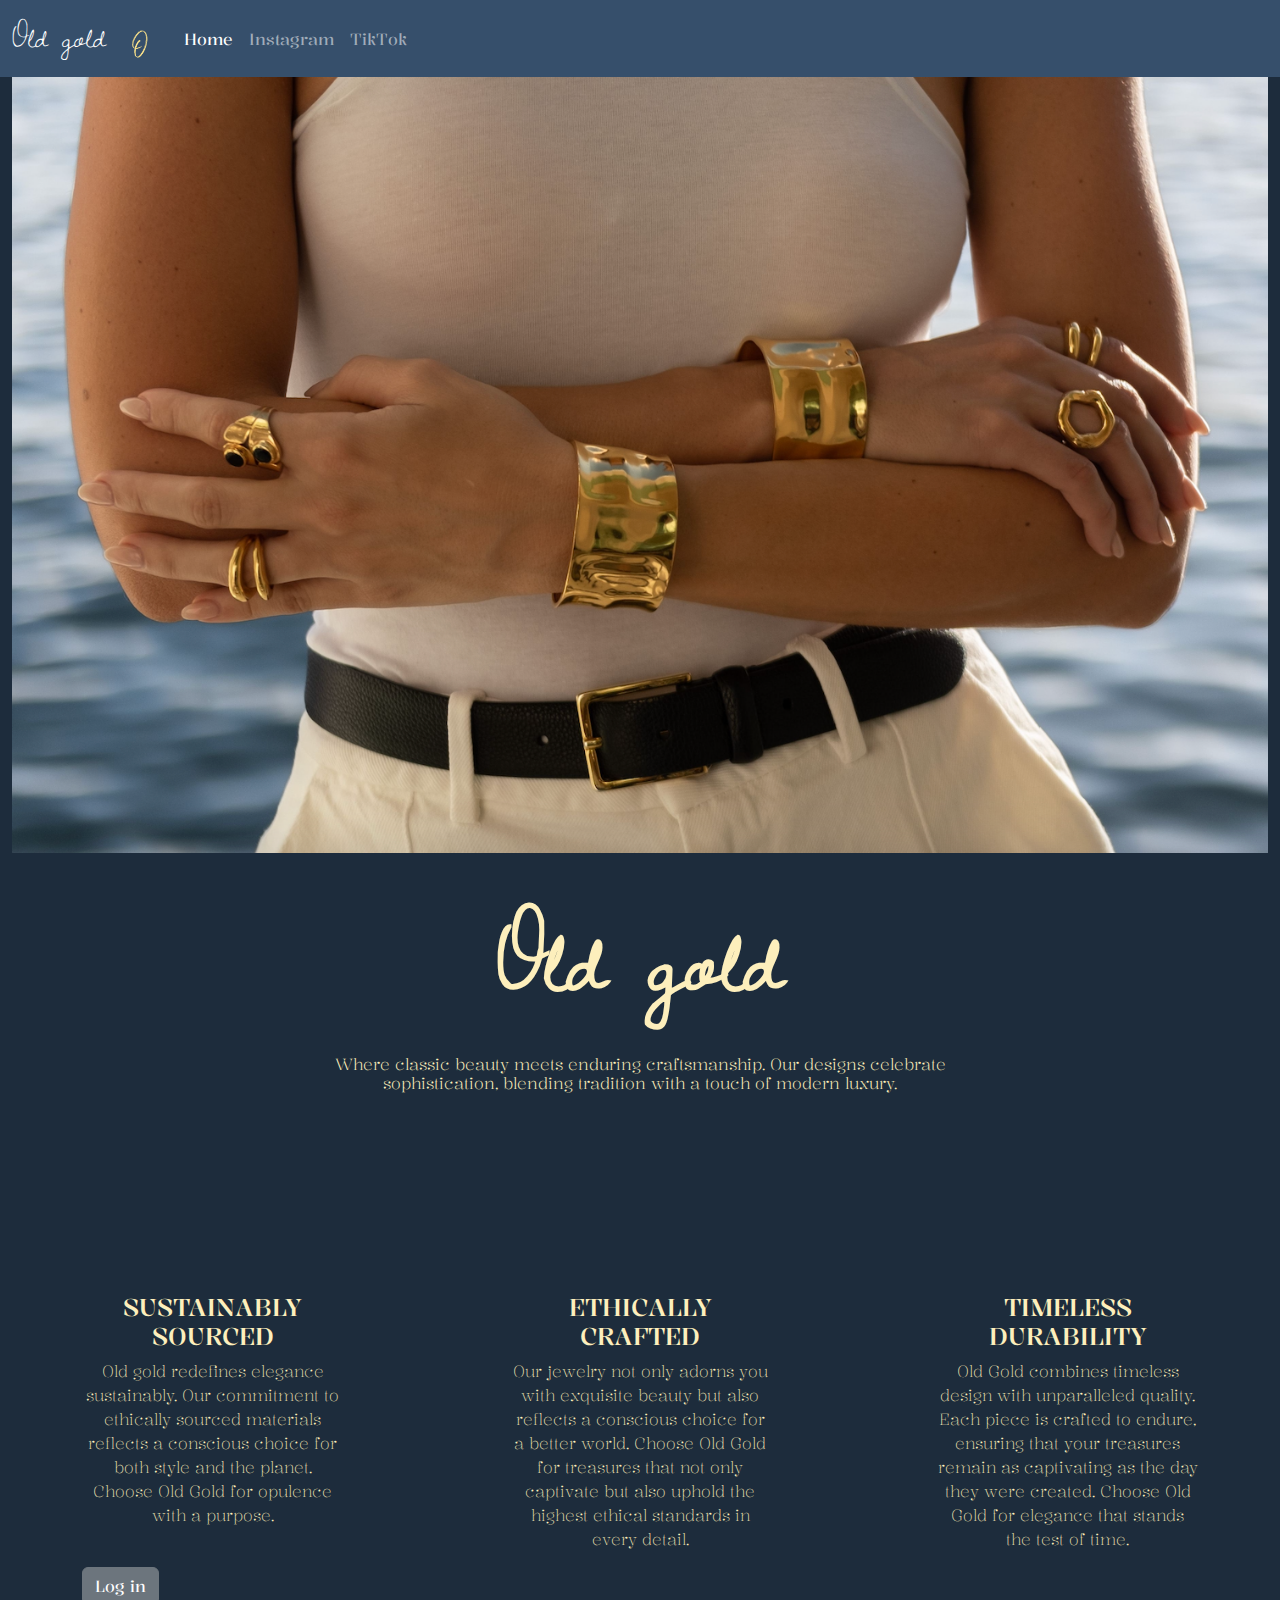
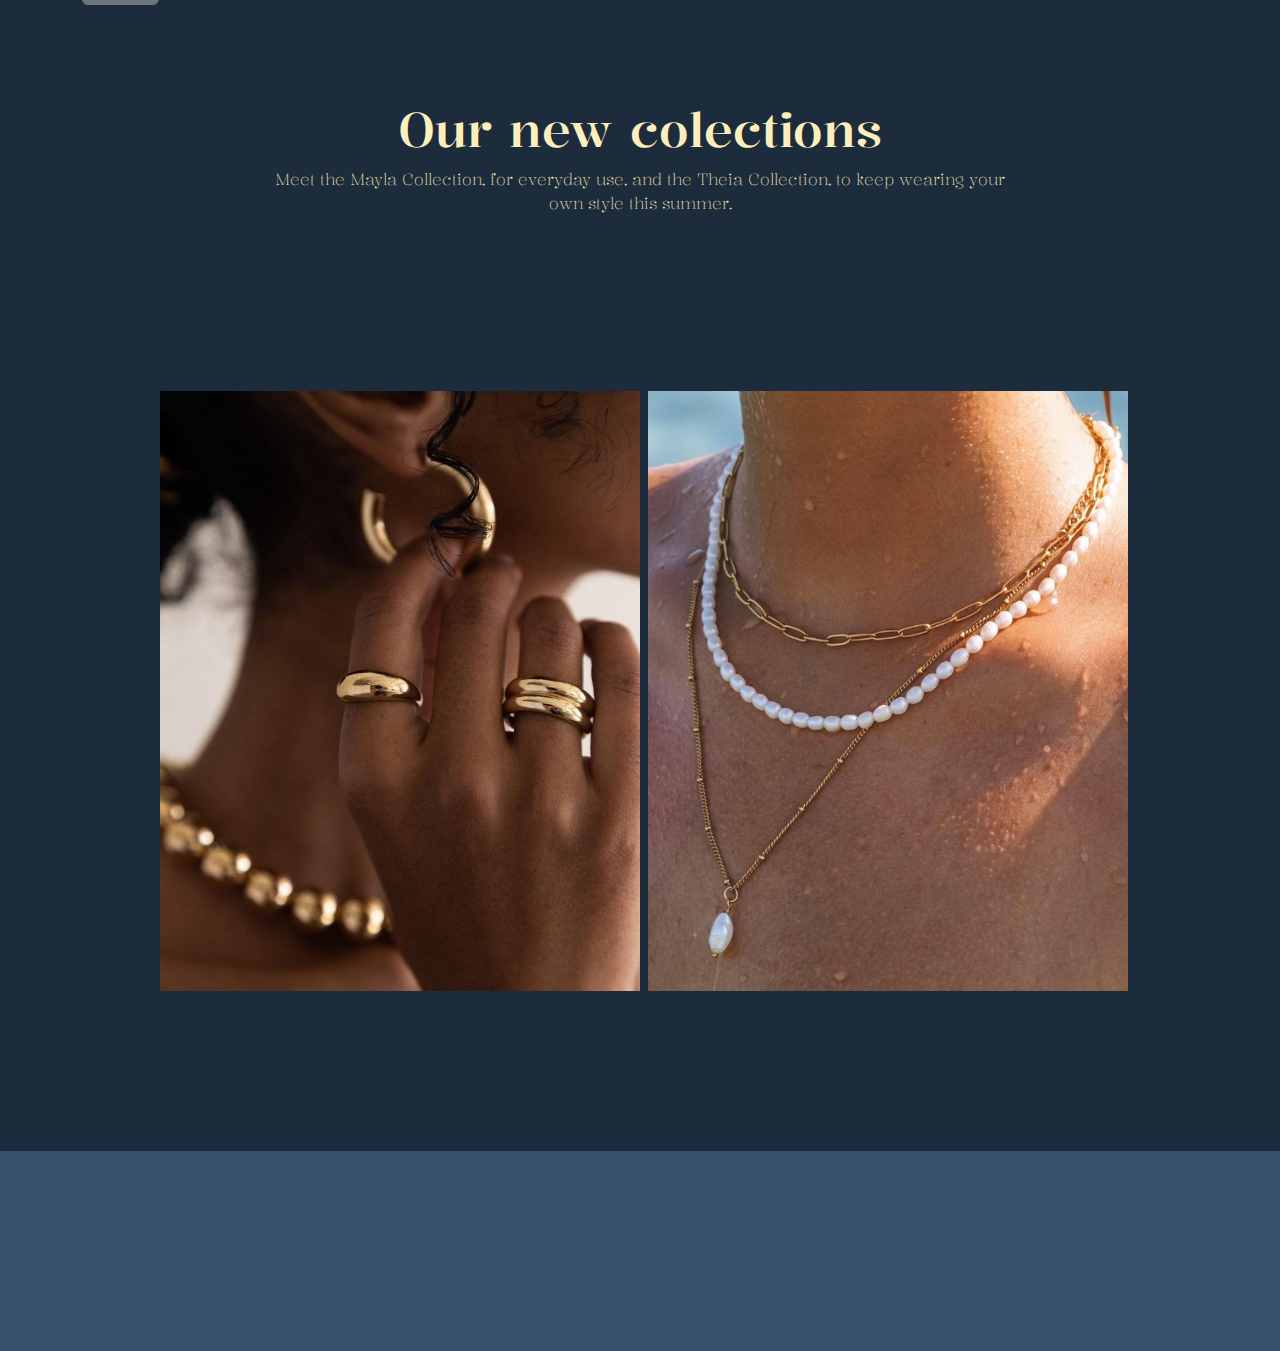
<file: index.html>
<!DOCTYPE html>
<html lang="en">
<head>
    <meta charset="UTF-8">
    <meta name="viewport" content="width=device-width, initial-scale=1.0">
    <title>Old Gold</title>
    
    <!--link to css from Bootstrap-->
    <link href="https://cdn.jsdelivr.net/npm/bootstrap@5.3.3/dist/css/bootstrap.min.css" rel="stylesheet"
    integrity="sha384-QWTKZyjpPEjISv5WaRU9OFeRpok6YctnYmDr5pNlyT2bRjXh0JMhjY6hW+ALEwIH" 
    crossorigin="anonymous">

    <!--link for my css-->
    <link rel="stylesheet" href="css/style.css">

    <!--link js from Bootstrap-->

    <script src="https://cdn.jsdelivr.net/npm/bootstrap@5.3.3/dist/js/bootstrap.bundle.min.js"
    integrity="sha384-YvpcrYf0tY3lHB60NNkmXc5s9fDVZLESaAA55NDzOxhy9GkcIdslK1eN7N6jIeHz"
    crossorigin="anonymous"></script>
</head>
<body>
    <nav class="navbar navbar-expand-md"  data-bs-theme="dark">
        <div class="container-fluid">
          <a class="navbar-brand" href="index.html">Old gold <img src="images/logo.png" alt="logo" class="logo"></a>
          <button class="navbar-toggler" type="button" data-bs-toggle="collapse" data-bs-target="#miMenu" >
            <span class="navbar-toggler-icon"></span>
          </button>
          <div class="collapse navbar-collapse" id="miMenu">
            <ul class="navbar-nav me-auto mb-2 mb-lg-0">
              <li class="nav-item">
                <a class="nav-link active" href="#">Home</a>
              </li>
              <li class="nav-item">
                <a class="nav-link" href="https://www.instagram.com/aura_sjewlery/">Instagram</a>
              </li>
              <li class="nav-item">
                <a class="nav-link" href="https://www.tiktok.com/@aura_sjewlery?_t=8ndz9LbsVeQ&_r=1&fbclid=PAZXh0bgNhZW0CMTEAAaZkOgZUpZviOFbxyHFEQgQMgoSyqg7_JGkg-HPyQC-u0MciEjv02IjBp_I_aem_KSZByIt8D_tK41NGcJ8Kqw">TikTok</a>
              </li>
            </ul>
           
          </div>
        </div> <!--closes the container-fluid div-->
    </nav> <!--closes the navigation bar-->
    <header class="container-fluid">
        <img src="images/home_screen.png" alt="home screen" class="img-fluid">
    </header>

    <main class="container-lg">
        <div class="intro">
            <h1>Old gold</h1>
            <h4>Where classic beauty meets enduring craftsmanship. Our designs celebrate sophistication, blending tradition with a touch of modern luxury.</h4>
        </div>
        <div class="row aling-items-md-center justify-content-lg-between align-items-lg-start ">
              <div class="col-md-6 col-lg-3">
                  <h3>SUSTAINABLY SOURCED</h3>
                  <p>Old gold redefines elegance sustainably. Our commitment to ethically sourced materials reflects a conscious choice for both style and the planet. Choose Old Gold for opulence with a purpose.</p>
              </div> <!--primer div-->
              <div class="col-md-6 col-lg-3">
                  <h3>ETHICALLY CRAFTED</h3>
                  <p>Our jewelry not only adorns you with exquisite beauty but also reflects a conscious choice for a better world. Choose Old Gold for treasures that not only captivate but also uphold the highest ethical standards in every detail.</p>
              </div> <!--segundo div-->
              <div class="col-lg-3">
                  <h3>TIMELESS DURABILITY </h3>
                  <p>Old Gold combines timeless design with unparalleled quality. Each piece is crafted to endure, ensuring that your treasures remain as captivating as the day they were created. Choose Old Gold for elegance that stands the test of time.</p>
              </div> <!--tercer div-->
      
        </div> <!--fila-->

        <button type="button" class="btn btn-secondary" data-bs-toggle="modal" data-bs-target="#miModal">
           Log in
         </button>
    </main>

    <section class="formulario">
        <div class="modal fade" id="miModal" tabindex="-1">
            <div class="modal-dialog modal-xl modal-fullscreen-lg-down">
                <div class="modal-content">

                    <div class="modal-header">
                        <h2 class="modal-title">Login Form</h2>
                        <button type="button" class="btn-close" data-bs-dismiss="modal"></button>
                    </div> <!--modal header-->

                    <div class="modal-body">
                        <form class="needs-validation" novalidate action="code.php" method="post">
                            <div class="position-relative">
                                <label for="name" class="form-label">Username</label>
                                <input required class="form-control" type="text" name="name" id="name">
                                <div class="invalid-tooltip">This username does not exist</div>
                                <!--closes the div for the invalid feedback-->
                            </div> <!--closes the div for the name-->
                            <div class="position-relative">
                                <label for="password" class="form-label">Password</label>
                                <input required type="password" name="password" id="password" class="form-control">
                                <div class="invalid-tooltip">Ups! Looks like the password is incorrect.</div>
                            </div> <!--closes the div for the email-->
                            <button class="btn btn-warning"> Send</button>
                        </form> <!--closing for the form-->
                    </div> <!--modal body closes-->

                    <div class="modal-footer">
                        <p data-bs-dismiss="modal">Back to web</p>
                    </div> <!--modal footer closes-->

                </div> <!--modal content closes-->
         </div> <!--modal dialog closes-->
        </div> <!--modal div closes-->

    </section>

    <h2>Our new colections</h2>
     
    <div class="new-coll">
        <p>Meet the Mayla Collection, for everyday use, and the Theia Collection, to keep wearing your own style this summer.</p>
    </div>
    

    <div class="image-container">
        <img src="images/sustainable_photo.jpeg" alt="home screen" class="img-fluid"> 
        <img src="images/m_coll.png" alt="home screen" class="img-fluid">
    </div>
    

    <script src="js/code.js"></script>
      
    <footer class="container-fluid text-light">

    </footer>
    
</body>
</html>
</file>
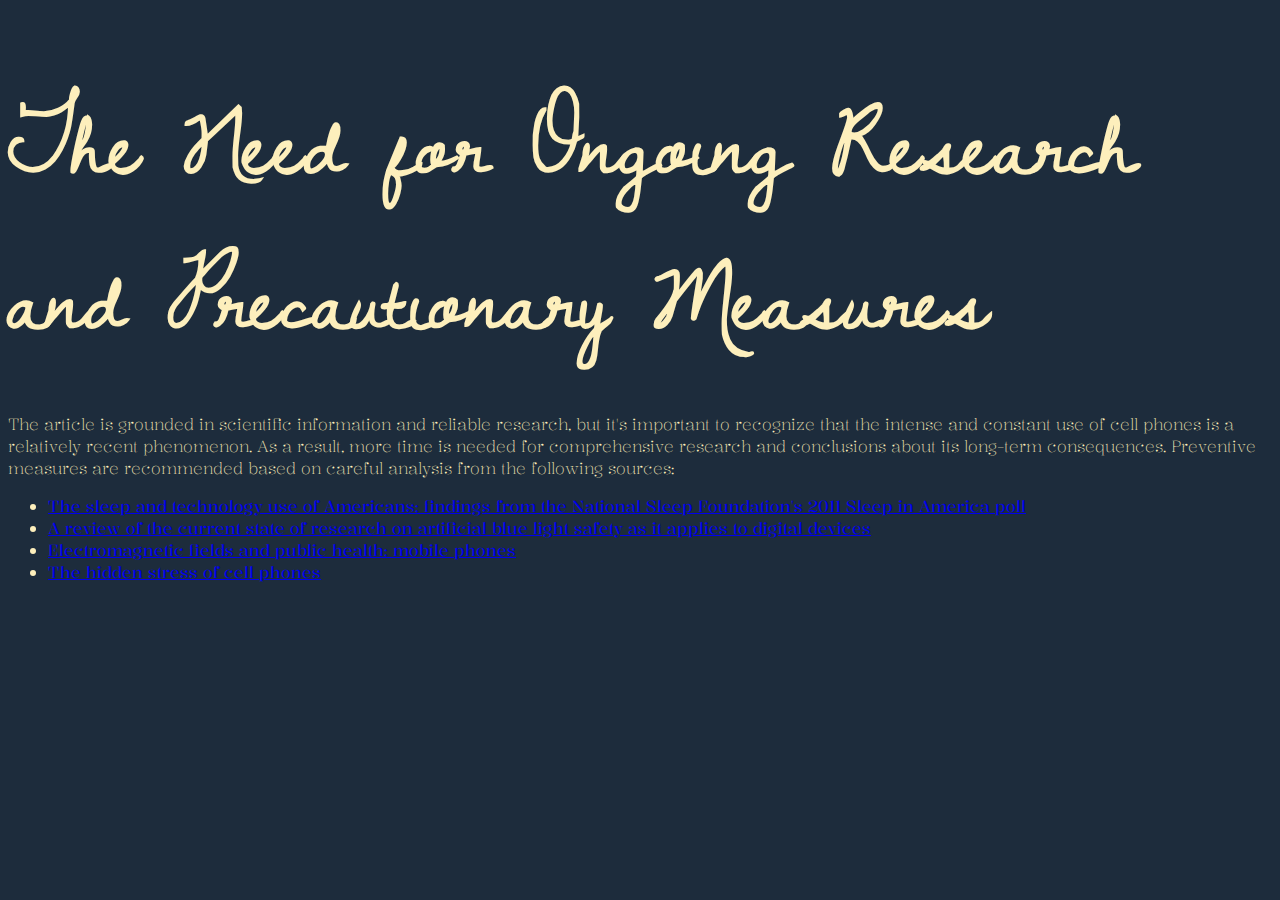
<file: relatedinformation.html>
<!DOCTYPE html>
<html lang="en">
<head>
    <meta charset="UTF-8">
    <meta name="viewport" content="width=device-width, initial-scale=1.0">
    <title>Ongoing Research</title>
    <link rel="stylesheet" href="css/style.css">
</head>
<body>
    <h1> The Need for Ongoing Research and Precautionary Measures</h1>

    <p>The article is grounded in scientific information and reliable research, but it's important to recognize that the intense and constant use of cell phones is a relatively recent phenomenon. As a result, more time is needed for comprehensive research and conclusions about its long-term consequences. Preventive measures are recommended based on careful analysis from the following sources:</p>

    <ul>
        <li> <a href="https://pubmed.ncbi.nlm.nih.gov/24340291/"> The sleep and technology use of Americans: findings from the National Sleep Foundation's 2011 Sleep in America poll</a></li>
        <li> <a href="https://www.sciencedirect.com/science/article/pii/S2405844022015705#bib155">A review of the current state of research on artificial blue light safety as it applies to digital devices</a></li>
        <li> <a href="https://www.who.int/en/news-room/fact-sheets/detail/electromagnetic-fields-and-public-health-mobile-phones">Electromagnetic fields and public health: mobile phones</a></li>
        <li> <a href="https://www.uchealth.org/today/the-hidden-stress-of-cell-phones/">The hidden stress of cell phones</a></li>
    </ul>
</body>
</html>
</file>
<file: css/style.css>
@import url('https://fonts.googleapis.com/css2?family=Dawning+of+a+New+Day&family=Kalnia:wdth,wght@100..125,100..700&display=swap');

body {
    font-family: 'Kalnia', sans-serif; 
    background-color: #1d2c3c;
    color: #fdefbc;

}
.navbar-brand{
    font-family: 'Dawning of a New Day', cursive;
    font-size: 2em;
    
}

header img{
    width: 100%;
}

.intro{
    text-align: center;
    padding: 3em;
    width: 70%;
    margin: 0 auto;
}

.row{
    margin-top: 6em;
}

.row p{
    text-align: center;
}

h1{
    font-family: 'Dawning of a New Day', cursive;
    font-size: 6em;
    font-weight: 600;
    margin-bottom: 0.4em;
}

h2{
    text-align: center;
    margin-top: 2em;
    font-size: 3em;
}

h3{
    text-align: center;
    margin-top: 2em;
    font-size: 1.5em;

}
h4{
    font-size: medium;
    font-weight: 300;
}


.logo {
    width: 40px;
    height: auto; 
}

.image-container {
    padding: 10em;
    display: flex; 
    justify-content: space-between; 
    gap: 8px; 
}

.image-container img {
    width: 50%; 
}

@media (max-width: 768px) {
    .image-container  {
        display: block;
    }
    .image-container img {
        width: 100%; 
        margin-top: 80px;
    }
}

nav{
    background-color: #364f6b;
}

p{
    font-weight: 200;
    font-size: medium;
}

#miModal .modal-content {
    background-color: #364f6b;
    color: #fdefbc;
}

.new-coll{
    width: 60%;
    text-align: center;
    margin: 0 auto;
}

footer{
    background-color: #364f6b;
    height: 200px;
}
</file>
